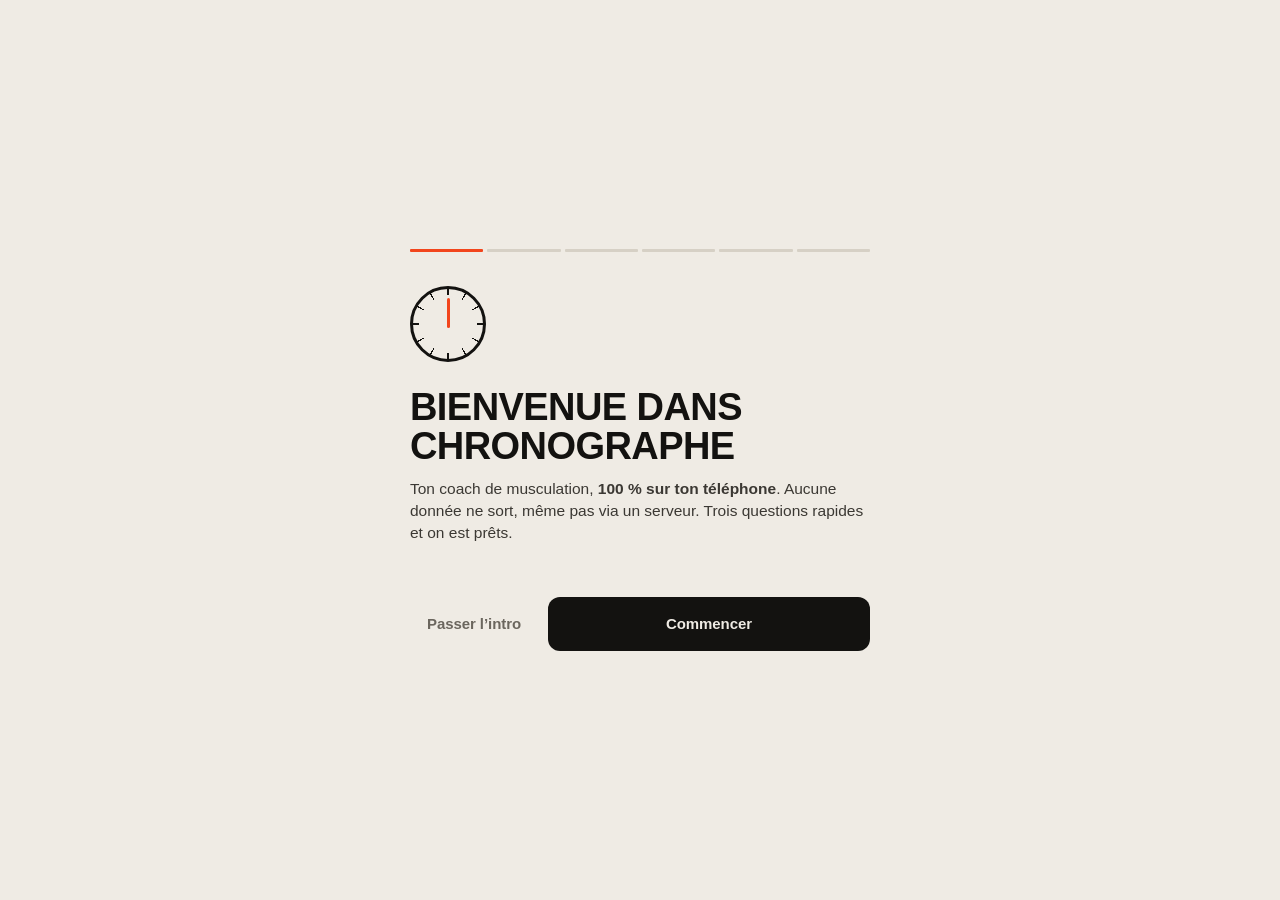
<file: index.html>
<!DOCTYPE html>
<html lang="fr">
<head>
  <meta charset="utf-8" />
  <meta name="viewport" content="width=device-width, initial-scale=1, viewport-fit=cover, maximum-scale=1" />
  <meta name="theme-color" id="theme-meta" content="#EFEBE4" />
  <meta name="apple-mobile-web-app-capable" content="yes" />
  <meta name="apple-mobile-web-app-status-bar-style" content="black-translucent" />
  <meta name="apple-mobile-web-app-title" content="Chrono" />
  <meta name="description" content="Suivi de musculation PPL, 100% local et hors-ligne." />
  <link rel="manifest" href="manifest.json" />
  <link rel="apple-touch-icon" href="icons/icon-180.png" />
  <link rel="icon" href="icons/icon-192.png" />
  <script>
    /* Thème : auto (système) ou forcé depuis Réglages. Appliqué avant le CSS pour éviter un flash. */
    window.applyTheme = function () {
      var t = null; try { t = localStorage.getItem('chrono-theme'); } catch (e) {}
      var root = document.documentElement;
      if (t === 'light' || t === 'dark') root.setAttribute('data-theme', t); else root.removeAttribute('data-theme');
      var dark = t === 'dark' || (t !== 'light' && window.matchMedia && matchMedia('(prefers-color-scheme: dark)').matches);
      var m = document.getElementById('theme-meta'); if (m) m.setAttribute('content', dark ? '#0B0B0C' : '#EFEBE4');
    };
    window.applyTheme();
    try { matchMedia('(prefers-color-scheme: dark)').addEventListener('change', window.applyTheme); } catch (e) {}
  </script>
  <link rel="stylesheet" href="css/app.css" />
  <title>Chronographe — Musculation</title>
</head>
<body>
  <div class="boot" id="boot"><div><div class="ring"></div></div></div>
  <main id="app" aria-live="polite"></main>
  <nav class="tabbar" id="tabbar" hidden></nav>

  <script src="js/data.js"></script>
  <script src="js/illustrations.js"></script>
  <script src="js/store.js"></script>
  <script src="js/logic.js"></script>
  <script src="js/ui.js"></script>
  <script src="js/app.js"></script>
</body>
</html>
</file>
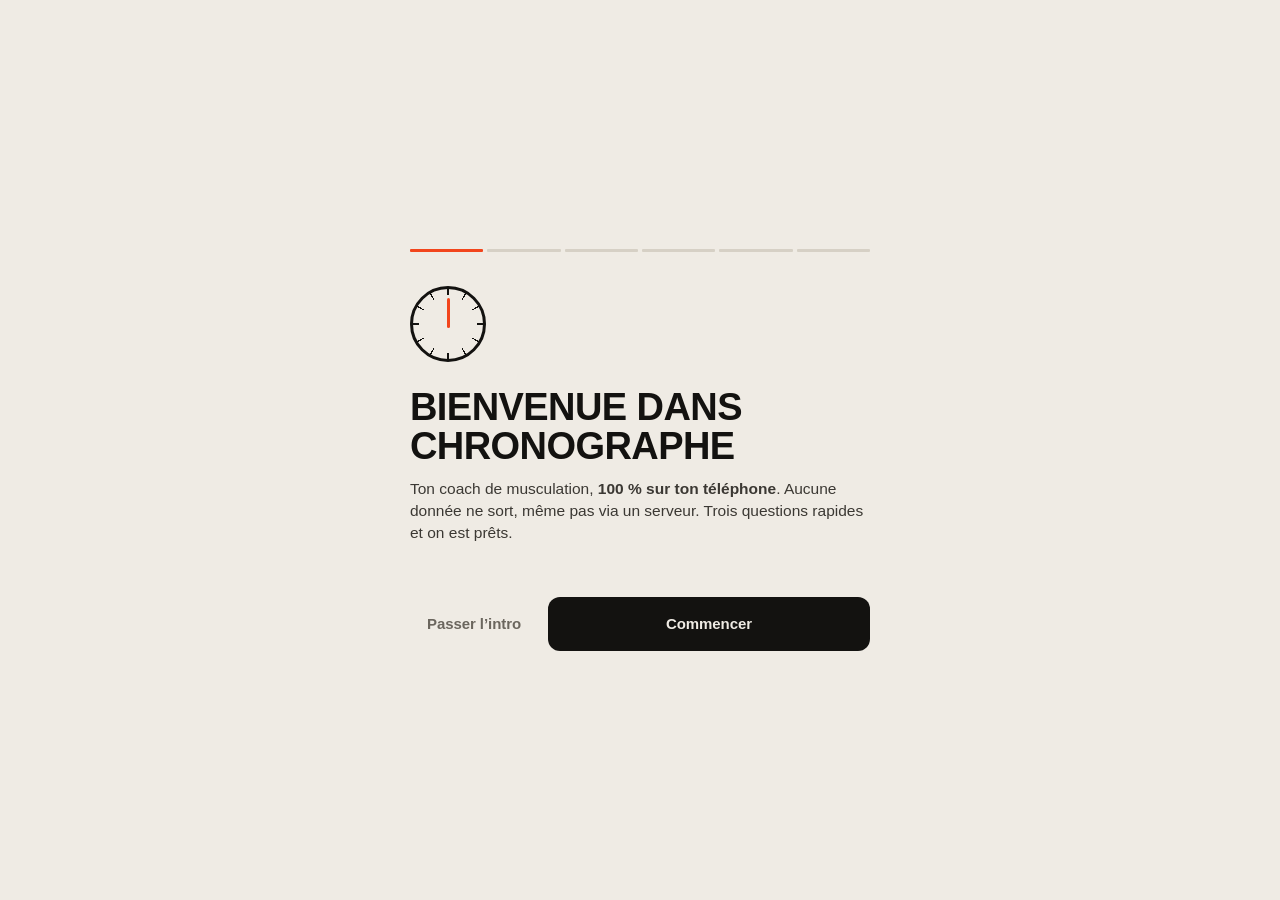
<file: reset-sw.html>
<!DOCTYPE html>
<html lang="fr">
<head>
<meta charset="utf-8">
<meta name="viewport" content="width=device-width, initial-scale=1">
<title>Chronographe — Forcer la mise à jour</title>
<link rel="icon" href="icons/icon-192.png">
<link rel="apple-touch-icon" href="icons/icon-180.png">
<style>
  body{margin:0;min-height:100vh;display:flex;align-items:center;justify-content:center;
    background:#0E1013;color:#F3F5F8;font-family:-apple-system,BlinkMacSystemFont,"Segoe UI",Roboto,system-ui,sans-serif;
    text-align:center;padding:24px;}
  .box{max-width:360px}
  .ring{width:56px;height:56px;border-radius:50%;border:5px solid rgba(255,255,255,.15);border-top-color:#6D86FF;
    margin:0 auto 20px;animation:spin 1s linear infinite}
  @keyframes spin{to{transform:rotate(360deg)}}
  h1{font-size:20px;margin:0 0 8px;letter-spacing:-.02em}
  p{color:#9aa1ad;font-size:14px;line-height:1.5;margin:6px 0}
  b{color:#C6F135}
  .ok{color:#39C88C;font-weight:700}
  a{color:#6D86FF}
</style>
</head>
<body>
  <div class="box">
    <div class="ring" id="ring"></div>
    <h1 id="title">Mise à jour en cours…</h1>
    <p id="msg">Je vide l’ancien cache et je recharge la dernière version.</p>
    <p><b>Tes données sont conservées</b> — historique, mesures et programme restent intacts.</p>
    <p id="fallback" style="display:none"><a href="./index.html">Ouvrir l’application</a></p>
  </div>
<script>
(async function(){
  const title=document.getElementById('title'), msg=document.getElementById('msg'),
        ring=document.getElementById('ring'), fb=document.getElementById('fallback');
  try{
    // 1) Désinscrire tous les service workers de ce site
    if('serviceWorker' in navigator){
      const regs=await navigator.serviceWorker.getRegistrations();
      await Promise.all(regs.map(r=>r.unregister()));
    }
    // 2) Supprimer tous les caches (PAS IndexedDB → les données restent)
    if(window.caches){
      const keys=await caches.keys();
      await Promise.all(keys.map(k=>caches.delete(k)));
    }
    title.textContent='À jour ✓';
    title.className='ok';
    msg.textContent='Cache vidé. Redémarrage de l’application…';
    ring.style.display='none';
    // 3) Recharger l’app depuis le réseau (plus aucun service worker n’intercepte)
    setTimeout(()=>{ location.replace('./index.html?fresh='+Date.now()); }, 900);
  }catch(e){
    title.textContent='Presque !';
    msg.textContent='Touche le lien ci-dessous pour ouvrir la dernière version.';
    ring.style.display='none';
    fb.style.display='block';
  }
})();
</script>
</body>
</html>
</file>
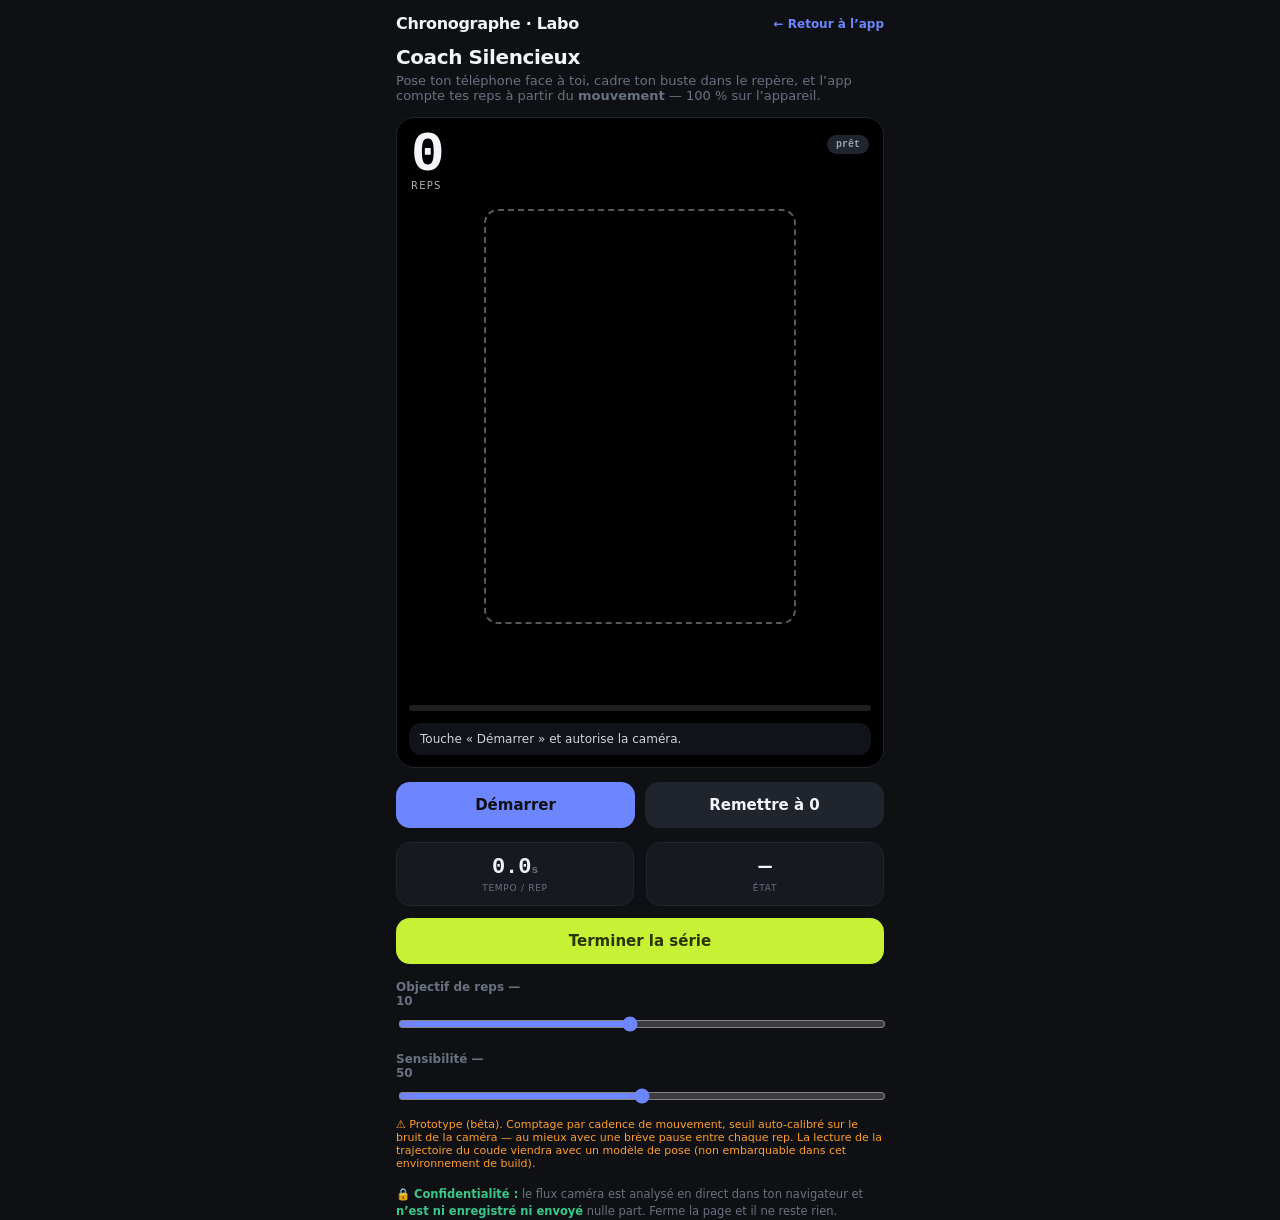
<file: proto/coach-silencieux.html>
<!DOCTYPE html>
<html lang="fr">
<head>
<meta charset="utf-8">
<meta name="viewport" content="width=device-width, initial-scale=1, viewport-fit=cover, maximum-scale=1">
<meta name="theme-color" content="#0E1013">
<title>Coach Silencieux — prototype</title>
<style>
  :root{
    --ink:#F3F5F8;--mut:#6a7180;--line:#20242c;--card:#161A20;--bg:#0E1013;
    --signal:#6D86FF;--volt:#C6F135;--amber:#FF9E2C;--good:#39C88C;
    --mono:ui-monospace,"SF Mono",Menlo,"JetBrains Mono",monospace;
    --sans:-apple-system,BlinkMacSystemFont,"Segoe UI",Roboto,system-ui,sans-serif;
  }
  *{box-sizing:border-box;}
  html,body{margin:0;height:100%;}
  body{background:var(--bg);color:var(--ink);font-family:var(--sans);
    padding:calc(env(safe-area-inset-top,0px) + 14px) 16px calc(env(safe-area-inset-bottom,0px) + 16px);
    max-width:520px;margin:0 auto;-webkit-font-smoothing:antialiased;}
  .top{display:flex;align-items:center;justify-content:space-between;margin-bottom:12px;}
  .brand{font-weight:800;letter-spacing:-.02em;}
  .pill{font-family:var(--mono);font-size:10px;font-weight:700;background:#20242c;color:#9aa1ad;padding:4px 9px;border-radius:999px;}
  .pill.live{background:color-mix(in srgb,var(--good) 20%,transparent);color:var(--good);}
  h1{font-size:20px;margin:0 0 4px;letter-spacing:-.02em;}
  .lead{color:var(--mut);font-size:13px;margin:0 0 14px;}
  .stage{position:relative;border-radius:18px;overflow:hidden;background:#000;aspect-ratio:3/4;border:1px solid var(--line);}
  video{position:absolute;inset:0;width:100%;height:100%;object-fit:cover;transform:scaleX(-1);}
  .roi{position:absolute;left:18%;top:14%;width:64%;height:64%;border:2px dashed rgba(255,255,255,.35);border-radius:14px;pointer-events:none;}
  .count{position:absolute;top:12px;left:14px;z-index:2;}
  .count .n{font-family:var(--mono);font-size:56px;font-weight:700;line-height:.9;text-shadow:0 2px 10px rgba(0,0,0,.6);}
  .count .l{font-size:10px;letter-spacing:.12em;text-transform:uppercase;color:rgba(255,255,255,.7);}
  .lp{position:absolute;top:14px;right:14px;z-index:2;}
  .cue{position:absolute;left:12px;right:12px;bottom:12px;z-index:2;background:rgba(20,24,32,.82);backdrop-filter:blur(6px);
    border-radius:12px;padding:9px 11px;font-size:12px;color:#cfd4dc;}
  .motion{position:absolute;left:12px;right:12px;bottom:56px;height:6px;border-radius:3px;background:rgba(255,255,255,.12);overflow:hidden;z-index:2;}
  .motion i{display:block;height:100%;width:0;background:var(--signal);transition:width .06s linear;}
  .msg{position:absolute;inset:0;display:flex;align-items:center;justify-content:center;text-align:center;padding:24px;color:var(--mut);font-size:14px;z-index:3;}
  .controls{display:flex;gap:10px;margin-top:14px;}
  .btn{flex:1;border:0;border-radius:14px;padding:14px;font-weight:800;font-size:15px;font-family:inherit;cursor:pointer;background:#20242c;color:var(--ink);}
  .btn.primary{background:var(--signal);color:#0E1013;}
  .btn.volt{background:var(--volt);color:#2b3400;}
  .row{display:flex;gap:12px;margin-top:14px;}
  .card{flex:1;background:var(--card);border:1px solid var(--line);border-radius:14px;padding:12px;text-align:center;}
  .card .v{font-family:var(--mono);font-weight:700;font-size:22px;}
  .card .k{font-size:9px;letter-spacing:.08em;text-transform:uppercase;color:var(--mut);margin-top:3px;}
  .field{margin-top:16px;}
  .field span{display:block;font-size:12px;font-weight:700;color:var(--mut);margin-bottom:6px;}
  input[type=range]{width:100%;accent-color:var(--signal);}
  .note{margin-top:16px;font-size:11.5px;color:var(--mut);line-height:1.5;}
  .note b{color:var(--good);}
  a.back{color:var(--signal);font-size:12px;text-decoration:none;font-weight:700;}
  .disc{font-size:11px;color:var(--amber);margin-top:10px;}
  :focus-visible{outline:3px solid var(--signal);outline-offset:2px;}
</style>
</head>
<body>
  <div class="top">
    <div class="brand">Chronographe · Labo</div>
    <a class="back" href="../index.html">← Retour à l’app</a>
  </div>
  <h1>Coach Silencieux</h1>
  <p class="lead">Pose ton téléphone face à toi, cadre ton buste dans le repère, et l’app compte tes reps à partir du <b>mouvement</b> — 100 % sur l’appareil.</p>

  <div class="stage" id="stage">
    <video id="video" playsinline muted></video>
    <div class="roi"></div>
    <div class="count"><div class="n" id="reps">0</div><div class="l">reps</div></div>
    <div class="lp"><span class="pill" id="pill">prêt</span></div>
    <div class="motion"><i id="motionbar"></i></div>
    <div class="cue" id="cue">Touche « Démarrer » et autorise la caméra.</div>
    <div class="msg" id="msg" hidden></div>
  </div>

  <div class="controls">
    <button class="btn primary" id="toggle">Démarrer</button>
    <button class="btn" id="reset">Remettre à 0</button>
  </div>

  <div class="row">
    <div class="card"><div class="v" id="tempo">0.0<span style="font-size:11px;color:var(--mut)">s</span></div><div class="k">Tempo / rep</div></div>
    <div class="card"><div class="v" id="active">—</div><div class="k">État</div></div>
  </div>

  <div class="controls" style="margin-top:12px">
    <button class="btn volt" id="endset">Terminer la série</button>
  </div>

  <div class="field">
    <span>Objectif de reps — <span id="tgtval">10</span></span>
    <input type="range" id="tgt" min="1" max="20" value="10">
  </div>
  <div class="field">
    <span>Sensibilité — <span id="sensval">50</span></span>
    <input type="range" id="sens" min="5" max="95" value="50">
  </div>

  <div id="sets" hidden>
    <div style="font-size:11px;font-weight:800;letter-spacing:.12em;text-transform:uppercase;color:var(--mut);margin:14px 0 8px">Séries de la session</div>
    <div id="setlist"></div>
  </div>

  <p class="disc">⚠︎ Prototype (bêta). Comptage par cadence de mouvement, seuil auto-calibré sur le bruit de la caméra — au mieux avec une brève pause entre chaque rep. La lecture de la trajectoire du coude viendra avec un modèle de pose (non embarquable dans cet environnement de build).</p>
  <p class="note"><b>🔒 Confidentialité :</b> le flux caméra est analysé en direct dans ton navigateur et <b>n’est ni enregistré ni envoyé</b> nulle part. Ferme la page et il ne reste rien.</p>

<script>
(function(){
  const $ = id => document.getElementById(id);
  const video=$('video'), pill=$('pill'), cue=$('cue'), msg=$('msg'),
        repsEl=$('reps'), bar=$('motionbar'), tempoEl=$('tempo'), activeEl=$('active'),
        sens=$('sens'), sensval=$('sensval'), toggle=$('toggle'), resetBtn=$('reset'),
        tgt=$('tgt'), tgtval=$('tgtval'), endset=$('endset'), setsBox=$('sets'), setlist=$('setlist');

  let stream=null, running=false, raf=null;
  const proc=document.createElement('canvas'); proc.width=96; proc.height=128;
  const pctx=proc.getContext('2d',{willReadFrequently:true});
  let prev=null, ema=0, floor=0, reps=0, tempoSum=0, phase='still',
      lastRepAt=0, phaseStart=0, calibUntil=0, doneSets=[];

  const showMsg=t=>{ msg.hidden=false; msg.textContent=t; };
  const hideMsg=()=>{ msg.hidden=true; };
  const setTempo=v=>{ tempoEl.innerHTML=v.toFixed(1)+'<span style="font-size:11px;color:var(--mut)">s</span>'; };

  async function start(){
    try{
      stream=await navigator.mediaDevices.getUserMedia({video:{facingMode:'environment',width:{ideal:640}},audio:false});
      video.srcObject=stream; await video.play();
      running=true; hideMsg(); pill.textContent='calibration…'; pill.classList.add('live');
      cue.textContent='Reste immobile un instant, je calibre le bruit de la caméra…';
      toggle.textContent='Pause'; prev=null; floor=0; ema=0; calibUntil=performance.now()+1300;
      loop();
    }catch(e){
      showMsg('Caméra indisponible ou refusée. Autorise l’accès caméra dans ton navigateur, puis réessaie. ('+(e && e.name || e)+')');
    }
  }
  function stop(){
    running=false; if(raf) cancelAnimationFrame(raf);
    if(stream){ stream.getTracks().forEach(t=>t.stop()); stream=null; }
    pill.textContent='en pause'; pill.classList.remove('live'); toggle.textContent='Reprendre';
    activeEl.textContent='—'; bar.style.width='0%'; phase='still';
  }

  function addRep(now){
    reps++; const tmp=(now-phaseStart)/1000; tempoSum+=tmp;
    repsEl.textContent=reps; setTempo(tmp); pill.textContent=reps+' reps';
    const target=+tgt.value;
    if(reps===target){ if(navigator.vibrate) navigator.vibrate([60,40,120]); pill.textContent='objectif ✓'; document.getElementById('stage').style.outline='3px solid var(--volt)'; setTimeout(()=>document.getElementById('stage').style.outline='',500); }
    else if(navigator.vibrate) navigator.vibrate(20);
  }

  function loop(){
    if(!running) return;
    raf=requestAnimationFrame(loop);
    if(video.readyState<2) return;
    pctx.drawImage(video,0,0,proc.width,proc.height);
    const img=pctx.getImageData(0,0,proc.width,proc.height).data;
    const x0=proc.width*0.18|0, x1=proc.width*0.82|0, y0=proc.height*0.14|0, y1=proc.height*0.78|0;
    let sum=0, count=0;
    const gray=new Float32Array(proc.width*proc.height);
    for(let y=y0;y<y1;y++) for(let x=x0;x<x1;x++){
      const i=(y*proc.width+x)*4;
      const g=(img[i]*0.3+img[i+1]*0.59+img[i+2]*0.11);
      gray[y*proc.width+x]=g;
      if(prev){ sum+=Math.abs(g-prev[y*proc.width+x]); count++; }
    }
    prev=gray;
    if(!count) return;
    const motion=sum/count/255;
    ema=ema*0.6+motion*0.4;

    // Plancher de bruit adaptatif : descend vite, remonte lentement.
    if(floor===0) floor=ema;
    floor = ema<floor ? ema : floor + (ema-floor)*0.01;

    const now=performance.now();
    if(now<calibUntil){ activeEl.textContent='calibration'; bar.style.width='0%'; return; }
    if(pill.textContent==='calibration…'){ pill.textContent=reps+' reps'; cue.textContent='Cadre ton buste dans le repère et fais tes reps.'; }

    // Marge au-dessus du plancher, pilotée par la sensibilité (sensible => marge faible).
    const s=+sens.value/100;
    const margin=0.018*(1.25-s)+0.004;
    const hi=floor+margin, lo=floor+margin*0.4;
    bar.style.width=(Math.min(1,(ema-floor)/(margin*2))*100).toFixed(0)+'%';

    if(phase==='still' && ema>hi){
      phase='moving'; phaseStart=now; activeEl.textContent='mouvement';
    } else if(phase==='moving' && ema<lo){
      phase='still'; activeEl.textContent='repos';
      // rep valide : salve d'au moins 120 ms, espacée d'au moins 300 ms de la précédente.
      if(now-phaseStart>120 && now-lastRepAt>300){ lastRepAt=now; addRep(now); }
    }
  }

  function endSet(){
    if(reps>0){
      const avg=reps?tempoSum/reps:0;
      doneSets.push({reps,avg});
      setsBox.hidden=false;
      setlist.innerHTML=doneSets.map((s,i)=>`<div class="card" style="text-align:left;display:flex;justify-content:space-between;align-items:center;margin-bottom:8px"><span style="font-weight:800">Série ${i+1}</span><span class="v" style="font-size:16px">${s.reps} reps</span><span class="k" style="margin:0">tempo ${s.avg.toFixed(1)}s</span></div>`).join('');
    }
    reps=0; tempoSum=0; phase='still'; repsEl.textContent='0'; setTempo(0); pill.textContent=running?'0 reps':'prêt';
  }

  toggle.addEventListener('click',()=>{ running?stop():start(); });
  resetBtn.addEventListener('click',()=>{ reps=0; tempoSum=0; repsEl.textContent='0'; setTempo(0); pill.textContent=running?'0 reps':'prêt'; });
  endset.addEventListener('click',endSet);
  sens.addEventListener('input',()=>{ sensval.textContent=sens.value; });
  tgt.addEventListener('input',()=>{ tgtval.textContent=tgt.value; });
  window.addEventListener('pagehide',stop);

  if(!navigator.mediaDevices||!navigator.mediaDevices.getUserMedia){
    showMsg('Ce navigateur ne donne pas accès à la caméra. Essaie Safari (iOS) ou Chrome, en HTTPS.');
    toggle.disabled=true;
  }
})();
</script>
</body>
</html>
</file>
<file: css/app.css>
/* ============================================================
   Chronographe — « Cadran » (voir DESIGN.md)
   Instrument monochrome : os & graphite, graduations, chiffres mono.
   UNE couleur vive : le vermillon de l'aiguille (ce qui est vivant / en cours).
   Volt = PR uniquement. Ambre = avertissement.
   ============================================================ */
:root {
  /* surfaces & encres — thème clair « papier » */
  --paper: #EFEBE4;
  --card:  #FAF8F4;
  --sunk:  #E6E1D8;          /* champs, puits */
  --ink:   #131210;
  --ink-2: #3B3833;
  --muted: #6B665E;
  --line:  #D6D0C5;
  --line-2:#BFB8AB;

  /* cadran : panneau toujours sombre (hero, chrono, boot) */
  --face: #111110;
  --face-2: #1C1B1A;
  --face-ink: #F1EDE6;
  --face-muted: rgba(241,237,230,.58);
  --face-line: rgba(241,237,230,.14);

  /* l'aiguille */
  --signal: #F2451C;
  --signal-ink: #B8300C;     /* variante texte (AA sur papier) */
  --on-signal: #160905;
  /* rareté */
  --volt: #C8F031; --volt-ink: #3A4900;
  --amber: #E9A21A; --amber-ink: #7A4D00;
  --danger: #C4261A;
  --good: var(--signal);

  /* alias hérités (utilisés par ui.js) */
  --steel: #57524B;
  --accent-steel: var(--ink-2);

  --r-lg: 18px; --r-md: 12px; --r-sm: 8px;
  --shadow: 0 1px 0 rgba(19,18,16,.04);
  --shadow-lg: 0 18px 50px -18px rgba(19,18,16,.45);

  --sans: -apple-system, BlinkMacSystemFont, "Segoe UI", Roboto, Helvetica, Arial, system-ui, sans-serif;
  --mono: ui-monospace, "SF Mono", "SFMono-Regular", Menlo, "JetBrains Mono", "Roboto Mono", monospace;

  /* mouvement */
  --dur-1: 120ms; --dur-2: 200ms; --dur-3: 320ms; --dur-4: 520ms;
  --ease-out: cubic-bezier(.2,.8,.2,1);
  --ease-in: cubic-bezier(.5,0,.9,.4);
  --ease-in-out: cubic-bezier(.6,0,.2,1);
  --ease-spring: cubic-bezier(.3,1.35,.5,1);

  --safe-b: env(safe-area-inset-bottom, 0px);
  --safe-t: env(safe-area-inset-top, 0px);
  color-scheme: light;
}
@supports (animation-timing-function: linear(0, 1)) {
  :root { --ease-spring: linear(0, .009, .035 2.1%, .141 4.4%, .723 12.9%, .938 16.7%, 1.017, 1.077, 1.121, 1.149 24.3%, 1.159, 1.163, 1.161, 1.154 29.9%, 1.129 32.8%, 1.051 39.6%, 1.017 43.1%, .991, .977 51%, .974 53.8%, .975 57.1%, .997 69.8%, 1.003 76.9%, 1); }
}
/* thème sombre « cadran de nuit » : auto (système) ou forcé */
@media (prefers-color-scheme: dark) {
  :root:not([data-theme="light"]) {
    --paper:#0B0B0C; --card:#151514; --sunk:#1E1D1C; --ink:#F1EDE6; --ink-2:#CBC6BC; --muted:#928D83;
    --line:#2B2A27; --line-2:#3F3D39; --face:#1A1918; --face-2:#242321;
    --signal:#FF5A2E; --signal-ink:#FF8B68; --volt-ink:#C8F031; --amber:#F5B642; --amber-ink:#F5B642; --danger:#FF7466;
    --steel:#8A857C; --shadow:none; --shadow-lg:0 18px 50px -18px rgba(0,0,0,.8);
    color-scheme: dark;
  }
}
:root[data-theme="dark"] {
  --paper:#0B0B0C; --card:#151514; --sunk:#1E1D1C; --ink:#F1EDE6; --ink-2:#CBC6BC; --muted:#928D83;
  --line:#2B2A27; --line-2:#3F3D39; --face:#1A1918; --face-2:#242321;
  --signal:#FF5A2E; --signal-ink:#FF8B68; --volt-ink:#C8F031; --amber:#F5B642; --amber-ink:#F5B642; --danger:#FF7466;
  --steel:#8A857C; --shadow:none; --shadow-lg:0 18px 50px -18px rgba(0,0,0,.8);
  color-scheme: dark;
}

* { box-sizing: border-box; -webkit-tap-highlight-color: transparent; }
html, body { margin: 0; padding: 0; }
body {
  font-family: var(--sans); font-size: 15px; line-height: 1.45;
  background: var(--paper); color: var(--ink);
  -webkit-font-smoothing: antialiased; overscroll-behavior-y: contain;
  -webkit-text-size-adjust: 100%;
}
.num { font-family: var(--mono); font-variant-numeric: tabular-nums; letter-spacing: -.02em; }
h1, h2, h3 { margin: 0; font-weight: 900; letter-spacing: -.015em; line-height: 1.02; text-transform: uppercase; font-stretch: 80%; text-wrap: balance; }
h1 { font-size: 34px; }
h2 { font-size: 24px; }
p { text-wrap: pretty; }
button { font-family: inherit; cursor: pointer; color: inherit; touch-action: manipulation; }
:focus-visible { outline: 2px solid var(--signal); outline-offset: 2px; border-radius: 4px; }
::selection { background: var(--signal); color: var(--on-signal); }

/* ---------- utilitaires (ex-styles inline de ui.js) ---------- */
.mt2{margin-top:2px}.mt3{margin-top:3px}.mt4{margin-top:4px}.mt6{margin-top:6px}.mt8{margin-top:8px}.mt10{margin-top:10px}
.mt12{margin-top:12px}.mt14{margin-top:14px}.mt16{margin-top:16px}.mt18{margin-top:18px}.mt22{margin-top:22px}
.mb4{margin-bottom:4px}.mb6{margin-bottom:6px}.mb8{margin-bottom:8px}.mb12{margin-bottom:12px}.mb14{margin-bottom:14px}
.grow{flex:1}.grow0{flex:1;min-width:0}.noshrink{flex:0 0 auto}
.fs10{font-size:10px}.fs11{font-size:11px}.fs12{font-size:12px}.fs13{font-size:13px}.fs14{font-size:14px}.fs15{font-size:15px}
.fw7{font-weight:700}.w-auto{width:auto}.pad12{padding:12px}.pad14{padding:14px}.gap4{gap:4px}.gap6{gap:6px}.gap8{gap:8px}
.wrap{display:flex;gap:6px;flex-wrap:wrap}.center{text-align:center}
.lead{font-size:13.5px;margin:6px 0 14px;color:var(--muted)}
.fine{font-size:12px;margin:0}
.foot{font-size:12px;margin-top:14px;padding:0 2px}
.page-title{margin-bottom:14px}
.h-sec{margin:28px 0 10px;font-size:13px;font-family:var(--mono);font-weight:700;letter-spacing:.12em;font-stretch:normal;color:var(--muted);
  display:flex;align-items:center;gap:10px}
.h-sec::after{content:"";flex:1;height:7px;opacity:.5;
  background:repeating-linear-gradient(90deg,var(--line-2) 0 1px,transparent 1px 6px)}
.on-face{color:var(--face-muted)}

/* ---------- shell / navigation ---------- */
/* masque de la zone d'encoche : rien ne défile sous l'heure du téléphone */
body::before { content: ""; position: fixed; top: 0; left: 0; right: 0; height: var(--safe-t); background: var(--paper); z-index: 30; }
#app { max-width: 560px; margin: 0 auto; padding: calc(var(--safe-t) + 8px) 16px calc(96px + var(--safe-b)); overflow-x: clip; }
.topbar { display: flex; align-items: center; justify-content: space-between; padding: 8px 0 16px; }
.brand { display: flex; align-items: center; gap: 9px; font-family: var(--mono); font-size: 11px; font-weight: 700; letter-spacing: .2em; text-transform: uppercase; }
.brand .mark { width: 18px; height: 18px; border-radius: 50%; border: 2px solid var(--ink); position: relative; flex: 0 0 auto; }
.brand .mark::before { content: ""; position: absolute; left: 50%; top: 50%; width: 2px; height: 8px; margin: -7px 0 0 -1px; background: var(--signal);
  transform-origin: 50% 7px; transform: rotate(48deg); border-radius: 1px; }
.brand small { display: none; }
.topbar .date { font-family: var(--mono); font-size: 11px; font-weight: 700; letter-spacing: .12em; text-transform: uppercase; color: var(--muted);
  border: 1px solid var(--line-2); border-radius: 4px; padding: 3px 7px; }

.tabbar {
  position: fixed; left: 0; right: 0; bottom: 0; z-index: 40;
  display: flex; padding: 0 6px var(--safe-b);
  background: color-mix(in srgb, var(--paper) 86%, transparent);
  backdrop-filter: blur(18px) saturate(1.2); -webkit-backdrop-filter: blur(18px) saturate(1.2);
  border-top: 1px solid var(--line);
}
.tabbar::before { /* index glissant : l'aiguille de la barre */
  content: ""; position: absolute; top: -1px; left: 6px; width: calc((100% - 12px) / 5); height: 2px;
  background: linear-gradient(90deg, transparent 28%, var(--signal) 28% 72%, transparent 72%);
  transform: translateX(calc(var(--tab-i, 0) * 100%)); transition: transform var(--dur-3) var(--ease-spring); opacity: var(--tab-on, 1);
}
.tabbar button {
  flex: 1; min-width: 0; border: 0; background: none; color: var(--muted); min-height: 58px;
  display: flex; flex-direction: column; align-items: center; justify-content: center; gap: 5px;
  font-family: var(--mono); font-size: 9px; font-weight: 700; letter-spacing: .08em; text-transform: uppercase; padding: 8px 0 6px;
  transition: color var(--dur-2) ease;
}
.tabbar button .ic { width: 22px; height: 22px; display: grid; place-items: center; transition: transform var(--dur-3) var(--ease-spring); }
.tabbar button[aria-current="page"] { color: var(--ink); }
.tabbar button[aria-current="page"] .ic { transform: translateY(-2px) scale(1.08); }
.tabbar button:active .ic { transform: scale(.86); }

/* ---------- primitives ---------- */
.card { background: var(--card); border: 1px solid var(--line); border-radius: var(--r-lg); box-shadow: var(--shadow); overflow: hidden; }
.pad { padding: 16px; }
.stack > * + * { margin-top: 12px; }
.row { display: flex; align-items: center; gap: 10px; }
.between { display: flex; align-items: center; justify-content: space-between; gap: 10px; }
.muted { color: var(--muted); }
.eyebrow { font-family: var(--mono); font-size: 10.5px; font-weight: 700; letter-spacing: .16em; text-transform: uppercase; color: var(--muted); }
.divider { height: 1px; background: var(--line); border: 0; margin: 14px 0; }

.chip { display: inline-flex; align-items: center; gap: 6px; padding: 4px 9px; border-radius: 4px;
  font-family: var(--mono); font-size: 11px; font-weight: 700; letter-spacing: .04em; text-transform: uppercase;
  background: transparent; color: var(--ink-2); border: 1px solid var(--line-2); white-space: nowrap; }
.chip.ok { color: var(--ink); border-color: var(--ink-2); }
.chip.ok::before { content: ""; width: 6px; height: 6px; border-radius: 50%; background: var(--signal); }
.chip.warn { background: color-mix(in srgb, var(--amber) 22%, transparent); color: var(--amber-ink); border-color: transparent; }
.chip.pr { background: var(--volt); color: #2A3500; border-color: transparent; }
.chip.ghost { border-color: var(--line); color: var(--muted); text-transform: none; letter-spacing: 0; }

/* boutons : press = l'objet s'enfonce (scale + assombrissement), partout pareil */
.btn { border-radius: var(--r-md); padding: 13px 16px; min-height: 48px; font-weight: 700; font-size: 15px; letter-spacing: -.005em;
  background: var(--card); color: var(--ink); border: 1px solid var(--line-2);
  transition: transform var(--dur-1) var(--ease-out), filter var(--dur-1) ease, background-color var(--dur-2) ease; }
.btn:active, .mv:active, .sheet-close:active, .set-check:active, .sidx:active, .onb-pick:active, .day-chip:active,
.mini:active, .prog-row:active, .seg-btn:active { transform: scale(.97); filter: brightness(.94); }
.btn.primary { background: var(--ink); color: var(--paper); border-color: transparent; font-weight: 800; }
.btn.primary.block { min-height: 56px; font-size: 16px; text-transform: uppercase; letter-spacing: .04em; font-stretch: 88%; }
.btn.steel { background: color-mix(in srgb, var(--ink) 11%, transparent); border-color: transparent; }
.btn.block { width: 100%; display: flex; align-items: center; justify-content: center; gap: 8px; }
.btn.sm { padding: 8px 12px; min-height: 36px; font-size: 13px; border-radius: var(--r-sm); position: relative; }
.btn.sm::after { content: ""; position: absolute; inset: -5px; }   /* cible tactile ≥ 44px */
.btn.ghost { background: transparent; }
.btn.danger { color: var(--danger); border-color: color-mix(in srgb, var(--danger) 45%, var(--line)); background: transparent; }
.btn:disabled { opacity: .38; }

input, select, textarea { font-family: inherit; font-size: 16px; color: var(--ink); background: var(--sunk);
  border: 1px solid transparent; border-radius: var(--r-sm); padding: 12px; width: 100%; min-height: 48px; outline: 0;
  transition: border-color var(--dur-2) ease, background-color var(--dur-2) ease; }
input:focus, select:focus, textarea:focus { border-color: var(--ink); background: var(--card); }
input::placeholder, textarea::placeholder { color: color-mix(in srgb, var(--muted) 70%, transparent); }
input.num { font-family: var(--mono); font-weight: 600; }
input[type="checkbox"] { width: 22px; height: 22px; min-height: 0; padding: 0; flex: 0 0 auto; accent-color: var(--signal); }
input[type="range"] { padding: 0; min-height: 44px; background: transparent; accent-color: var(--signal); }
label.field { display: block; }
label.field > span { display: block; font-family: var(--mono); font-size: 10.5px; font-weight: 700; letter-spacing: .08em; text-transform: uppercase; color: var(--muted); margin: 0 0 6px 1px; }

/* ---------- HERO : le cadran du jour ---------- */
.hero { background: var(--face); color: var(--face-ink); border-radius: var(--r-lg); padding: 20px 18px 18px; position: relative; overflow: hidden;
  border: 1px solid var(--face-line); isolation: isolate; }
.hero::before { /* règle graduée */
  content: ""; position: absolute; left: 18px; right: 18px; bottom: 86px; height: 9px; opacity: .5; z-index: -1; display: none; }
.hero .eyebrow { color: var(--face-muted); }
.hero .session-name { font-size: clamp(46px, 15.5vw, 68px); line-height: .88; font-weight: 900; margin: 12px 0 8px; text-transform: uppercase;
  font-stretch: 75%; letter-spacing: -.02em; max-width: 78%; overflow-wrap: anywhere; }
.hero .focus { color: var(--face-muted); font-weight: 600; font-size: 14px; max-width: 80%; }
.hero .readout { font-family: var(--mono); font-variant-numeric: tabular-nums; margin-top: 18px; display: grid; grid-template-columns: repeat(3, 1fr);
  border-top: 1px solid var(--face-line); border-bottom: 1px solid var(--face-line); font-size: 10px; letter-spacing: .1em; text-transform: uppercase; color: var(--face-muted); }
.hero .readout span { padding: 10px 0 9px 10px; border-left: 1px solid var(--face-line); display: flex; flex-direction: column; gap: 2px; }
.hero .readout span:first-child { border-left: 0; padding-left: 0; }
.hero .readout b { font-size: 26px; font-weight: 700; letter-spacing: -.03em; color: var(--face-ink); line-height: 1; }
.hero .status { display: flex; gap: 6px; flex-wrap: wrap; margin-top: 14px; }
.hero .status .chip { color: var(--face-ink); border-color: var(--face-line); }
.hero .status .chip.warn { background: var(--amber); color: #2A1900; border-color: transparent; }
.hero .cta { margin-top: 16px; }
.hero .btn.primary { background: var(--face-ink); color: #111110; }
.hero .btn.primary::after { content: ""; width: 9px; height: 9px; border-radius: 50%; background: var(--signal); margin-left: 4px; }

/* cadran vivant (coin du hero) */
.hero-dial { position: absolute; right: -54px; top: -54px; width: 210px; height: 210px; z-index: -1; color: var(--face-ink); pointer-events: none; }
.hero-dial .tk { stroke: currentColor; stroke-width: 1.4; opacity: .28; }
.hero-dial .tk.maj { stroke-width: 2.6; opacity: .6; }
.hero-dial .hand { stroke: var(--signal); stroke-width: 2.6; stroke-linecap: round; transform-origin: 100px 100px; animation: sweep 60s linear infinite; }
.hero-dial .cap { fill: var(--signal); }
@keyframes sweep { to { transform: rotate(360deg); } }

/* semaine en cours */
.week { margin-top: 14px; display: flex; align-items: center; gap: 10px; font-family: var(--mono); font-size: 10px; letter-spacing: .1em; text-transform: uppercase; color: var(--face-muted); }
.week .segs { flex: 1; display: flex; gap: 3px; }
.week .segs i { flex: 1; height: 6px; border-radius: 1px; background: var(--face-line); }
.week .segs i.on { background: var(--signal); }
.week b { color: var(--face-ink); font-weight: 700; }

/* à suivre */
.upnext { display: flex; gap: 8px; overflow-x: auto; padding: 2px 16px; margin: 0 -16px; scrollbar-width: none; scroll-snap-type: x proximity; }
.upnext::-webkit-scrollbar { display: none; }
.upnext .mini { flex: 0 0 auto; min-width: 128px; background: var(--card); border: 1px solid var(--line); border-radius: var(--r-md); padding: 12px 14px; cursor: pointer;
  scroll-snap-align: start; transition: transform var(--dur-1) var(--ease-out), filter var(--dur-1) ease; }
.upnext .mini .k { font-family: var(--mono); font-size: 10px; font-weight: 700; letter-spacing: .14em; color: var(--muted); }
.upnext .mini .n { font-weight: 900; font-size: 19px; text-transform: uppercase; font-stretch: 80%; letter-spacing: -.01em; margin-top: 4px; line-height: 1; }

/* ---------- SÉANCE ---------- */
.ex-list { list-style: none; padding: 0; margin: 0; }
.ex-card { position: relative; border-radius: var(--r-lg); background: var(--card); border: 1px solid var(--line); padding: 16px 14px 14px; margin-bottom: 12px;
  transition: border-color var(--dur-3) ease; }
.ex-card .ord { position: absolute; top: 0; left: 0; min-width: 30px; height: 22px; padding: 0 7px; border-radius: var(--r-lg) 0 var(--r-sm) 0;
  background: var(--ink); color: var(--paper); display: grid; place-items: center; font-family: var(--mono); font-weight: 700; font-size: 11px; }
.ex-card.done { border-color: var(--line-2); }
.ex-card.done .ord { background: var(--signal); color: var(--on-signal); }
.ex-head { display: flex; gap: 12px; align-items: flex-start; margin-top: 10px; }
.illustration { width: 54px; height: 54px; flex: 0 0 54px; background: var(--sunk); border-radius: var(--r-sm); padding: 4px; }
.illustration .ill-body { fill: none; stroke: var(--ink); stroke-width: 3; stroke-linecap: round; stroke-linejoin: round; }
.illustration circle.ill-body { fill: var(--ink); stroke: none; }
.illustration .ill-floor { stroke: var(--line-2); stroke-width: 2; stroke-linecap: round; stroke-dasharray: 1 6; }
.illustration .ill-load { stroke: var(--muted); stroke-width: 3.4; stroke-linecap: round; }
.illustration .ill-load-dot { fill: var(--muted); }
.illustration .ill-move { stroke: var(--signal); stroke-width: 3.2; stroke-linecap: round; stroke-linejoin: round; }
.ex-title { font-weight: 800; letter-spacing: -.015em; line-height: 1.2; }
.ex-card .ex-title { font-size: 17px; }
.ex-meta { font-size: 12px; color: var(--muted); margin-top: 2px; }
.ex-target { font-family: var(--mono); font-size: 12px; color: var(--ink-2); font-weight: 700; margin-top: 4px; letter-spacing: .02em; }
.ex-note-line { font-size: 12.5px; color: var(--ink-2); margin-top: 6px; border-left: 2px solid var(--amber); padding: 2px 0 2px 8px; }

/* compteur de séries de la carte */
.pips { display: flex; align-items: center; gap: 3px; margin-top: 12px; }
.pips i { flex: 1; max-width: 34px; height: 5px; border-radius: 1px; background: var(--line); }
.pips i.on { background: var(--signal); }
.pips .cnt { margin-left: auto; font-family: var(--mono); font-size: 11px; font-weight: 700; color: var(--muted); letter-spacing: .04em; }

/* lignes de séries : gros, mono, pouce */
.set-row { display: grid; grid-template-columns: 40px 1fr 1fr .8fr 54px; gap: 6px; align-items: center; margin-top: 8px; position: relative; }
.set-row .colhead { font-family: var(--mono); font-size: 9.5px; text-transform: uppercase; letter-spacing: .14em; color: var(--muted); text-align: center; font-weight: 700; }
.set-row input { padding: 0 4px; height: 52px; text-align: center; font-size: 21px; font-weight: 700; letter-spacing: -.03em; }
.set-row input[data-f="rir"] { font-size: 17px; color: var(--ink-2); }
.set-row input::placeholder { font-weight: 500; }
.set-check { width: 54px; height: 52px; border-radius: var(--r-sm); border: 1.5px solid var(--line-2); background: transparent;
  display: grid; place-items: center; color: var(--muted); font-size: 20px; font-weight: 800; line-height: 1;
  transition: transform var(--dur-1) var(--ease-out), filter var(--dur-1) ease; }
.set-check:not(.on) { color: var(--line-2); }
.set-check.on { background: var(--signal); border-color: transparent; color: var(--on-signal); }
/* série validée = verrouillée : les champs deviennent une gravure */
.set-row.logged input { background: transparent; border-color: transparent; border-bottom: 1px solid var(--line); border-radius: 0; }
.set-row .sidx { appearance: none; -webkit-appearance: none; border: 1px solid var(--line-2); background: transparent;
  border-radius: var(--r-sm); height: 52px; padding: 0; font-family: var(--mono); font-weight: 700; font-size: 13px; color: var(--ink); text-align: center;
  transition: transform var(--dur-1) var(--ease-out), filter var(--dur-1) ease; }
.set-row .sidx.type-warm { border-style: dashed; color: var(--muted); }
.set-row .sidx.type-drop { background: color-mix(in srgb, var(--ink) 12%, transparent); border-color: transparent; }
.set-row .sidx.type-fail { background: color-mix(in srgb, var(--amber) 28%, transparent); color: var(--amber-ink); border-color: transparent; }
.set-row .sidx.type-amrap { background: var(--ink); color: var(--paper); border-color: transparent; }
.set-row.is-warm input { opacity: .6; }
.type-hint { font-size: 11.5px; color: var(--muted); margin-top: 10px; line-height: 1.4; }

.delta { font-family: var(--mono); font-size: 12px; font-weight: 700; margin-top: 10px; display: inline-flex; gap: 6px; align-items: center; letter-spacing: -.01em; }
.delta.up { color: var(--signal-ink); } .delta.down { color: var(--amber-ink); } .delta.flat { color: var(--muted); }

.suggestion { margin-top: 10px; font-size: 13px; padding: 9px 0 9px 11px; border-left: 2px solid var(--signal); color: var(--ink); font-weight: 600;
  background: linear-gradient(90deg, color-mix(in srgb, var(--signal) 9%, transparent), transparent 70%); }
.suggestion.warn { border-left-color: var(--amber); background: linear-gradient(90deg, color-mix(in srgb, var(--amber) 16%, transparent), transparent 70%); }

.ex-actions { display: flex; gap: 6px; margin-top: 14px; padding-top: 12px; border-top: 1px dashed var(--line-2); flex-wrap: wrap; }
.ex-actions .btn.sm { min-height: 40px; }
.avoid-flag { color: var(--danger); font-family: var(--mono); font-weight: 700; font-size: 10px; letter-spacing: .08em; text-transform: uppercase; white-space: nowrap; }

.mv { width: 36px; height: 36px; border-radius: var(--r-sm); border: 1px solid var(--line); background: transparent;
  color: var(--ink-2); font-size: 10px; font-weight: 800; line-height: 1; position: relative;
  transition: transform var(--dur-1) var(--ease-out), filter var(--dur-1) ease; }
.mv::after { content: ""; position: absolute; inset: -4px 0; }
.mv:disabled { opacity: .25; }

.session-head h1 { font-size: 40px; }
.sess-gauge { display: flex; align-items: center; gap: 10px; margin: -4px 0 14px; position: sticky; top: var(--safe-t); z-index: 6; padding: 8px 16px; margin-inline: -16px;
  background: color-mix(in srgb, var(--paper) 88%, transparent); backdrop-filter: blur(14px); -webkit-backdrop-filter: blur(14px); border-bottom: 1px solid var(--line); }
.sess-gauge .el { font-size: 20px; font-weight: 700; letter-spacing: -.04em; min-width: 62px; }
.sess-gauge .bar { flex: 1; height: 6px; border-radius: 1px; background: var(--line); overflow: hidden; }
.sess-gauge .bar i { display: block; height: 100%; background: var(--signal); transform-origin: left; transform: scaleX(0); transition: transform var(--dur-4) var(--ease-out); }
.sess-gauge .cnt { font-size: 11px; font-weight: 700; color: var(--muted); letter-spacing: .02em; white-space: nowrap; }
.finish-bar { position: sticky; bottom: calc(70px + var(--safe-b)); z-index: 5; margin-top: 16px; box-shadow: 0 10px 30px -10px rgba(0,0,0,.5); }

/* ---------- CHRONO DE REPOS (signature) ---------- */
.timer-sheet { position: fixed; inset: 0; z-index: 60; background: #0B0B0C; color: #F1EDE6;
  display: flex; flex-direction: column; align-items: center; justify-content: center; gap: 18px;
  padding: calc(var(--safe-t) + 20px) 20px calc(var(--safe-b) + 20px);
  animation: timerIn var(--dur-4) var(--ease-out) both; }
@keyframes timerIn { from { clip-path: circle(0 at var(--ox, 50%) var(--oy, 60%)); } to { clip-path: circle(150vmax at var(--ox, 50%) var(--oy, 60%)); } }
.timer-sheet > * { animation: fadeUp var(--dur-3) var(--ease-out) 140ms both; }
.timer-sheet .eyebrow { color: rgba(241,237,230,.58); text-align: center; }
.timer-sheet.out { animation: fadeOut var(--dur-2) ease both; pointer-events: none; }
.timer-sheet.out > * { animation: none; }
.timer-sheet.done { pointer-events: none; animation: fadeOut 260ms ease 300ms both; }
.timer-sheet.done > * { animation: none; }
.timer-sheet.done::after { content: ""; position: absolute; inset: 0; background: #F1EDE6; animation: flash 420ms ease-out both; }
@keyframes flash { 0% { opacity: 0; } 18% { opacity: .92; } 100% { opacity: 0; } }
@keyframes fadeOut { to { opacity: 0; } }
@keyframes fadeUp { from { opacity: 0; transform: translateY(12px); } to { opacity: 1; transform: none; } }

.dial { position: relative; width: min(80vw, 46vh, 340px); aspect-ratio: 1; }
.dial svg { width: 100%; height: 100%; display: block; }
.dial .tk { stroke: #F1EDE6; stroke-width: 1.5; opacity: .22; }
.dial .tk.maj { stroke-width: 3; opacity: .55; }
.dial .track { fill: none; stroke: rgba(241,237,230,.08); stroke-width: 5; }
.dial .prog { fill: none; stroke: var(--signal); stroke-width: 5; stroke-linecap: butt; transform: rotate(-90deg); transform-origin: 160px 160px; }
.dial .needle { transform-origin: 160px 160px; will-change: transform; }
.dial .needle line { stroke: var(--signal); stroke-width: 4; stroke-linecap: round; }
.dial .needle circle { fill: var(--signal); }
.dial.ending .readout .t { animation: pulse 1s var(--ease-in-out) infinite; }
.dial.ending .prog, .dial.ending .needle line { stroke: #F1EDE6; }
.dial.ending .needle circle { fill: #F1EDE6; }
@keyframes pulse { 0%, 100% { transform: none; } 12% { transform: scale(1.07); } 40% { transform: none; } }
.dial .readout { position: absolute; inset: 0; display: flex; flex-direction: column; align-items: center; justify-content: center; }
.dial .readout .t { font-family: var(--mono); font-variant-numeric: tabular-nums; font-size: clamp(64px, 21vw, 92px); font-weight: 700; letter-spacing: -.06em; line-height: 1; }
.dial .readout .lbl { color: rgba(241,237,230,.55); font-family: var(--mono); font-weight: 700; font-size: 10.5px; letter-spacing: .2em; text-transform: uppercase; margin-top: 8px; }
.timer-cue { max-width: 330px; text-align: center; border-top: 1px solid rgba(241,237,230,.14); border-bottom: 1px solid rgba(241,237,230,.14); padding: 12px 6px; font-size: 14px; color: rgba(241,237,230,.8); }
.timer-cue b { color: var(--amber); }
.timer-controls { display: flex; gap: 10px; width: 100%; max-width: 330px; }
.timer-controls .btn { flex: 1; min-height: 60px; font-size: 17px; font-weight: 800; background: rgba(241,237,230,.1); color: #F1EDE6; border: 0; font-family: var(--mono); letter-spacing: -.01em; }
.timer-controls .btn[data-action="timer-skip"] { background: #F1EDE6; color: #0B0B0C; font-family: var(--sans); text-transform: uppercase; letter-spacing: .04em; font-size: 15px; }
.timer-save { background: transparent !important; color: rgba(241,237,230,.6) !important; border: 0 !important; font-size: 13px !important; padding: 8px 14px !important;
  text-decoration: underline; text-underline-offset: 3px; text-decoration-color: rgba(241,237,230,.3); max-width: 330px; }

/* record battu en direct : le volt, au moment de la série */
.timer-pr { background: var(--volt); color: #1E2600; border-radius: 4px; padding: 8px 14px; font-family: var(--mono); font-size: 13px; font-weight: 700; letter-spacing: .02em;
  display: flex; gap: 10px; align-items: baseline; position: relative; overflow: hidden; animation: prIn var(--dur-4) var(--ease-spring) 380ms both !important; }
.timer-pr b { font-family: var(--sans); font-weight: 900; text-transform: uppercase; font-stretch: 80%; font-size: 15px; letter-spacing: .02em; }
.timer-pr::after { content: ""; position: absolute; inset: 0; background: linear-gradient(105deg, transparent 35%, rgba(255,255,255,.8) 50%, transparent 65%);
  transform: translateX(-110%); animation: sheen 900ms var(--ease-in-out) 800ms both; }
.toast.pr { background: var(--volt); color: #1E2600; border-left: 0; font-family: var(--mono); font-weight: 700; }

/* ---------- plate calculator ---------- */
.plate-visual { display: flex; align-items: center; justify-content: center; gap: 3px; padding: 14px 10px; background: var(--sunk); border-radius: var(--r-md); min-height: 88px; }
.plate-visual .plate-sleeve { width: 34px; height: 6px; border-radius: 1px; background: var(--muted); }
.plate-visual .plate-collar { width: 8px; height: 18px; border-radius: 1px; background: var(--muted); margin-left: 2px; }
.plate-visual .disc { width: 15px; border-radius: 2px; background: var(--ink); color: var(--paper); display: flex; align-items: flex-end; justify-content: center;
  font-family: var(--mono); font-size: 7.5px; font-weight: 700; padding-bottom: 2px; }
.platelist { font-family: var(--mono); font-size: 13px; color: var(--ink-2); text-align: center; }

/* ---------- récap ---------- */
.recap-kpis { display: grid; grid-template-columns: repeat(3, 1fr); border-top: 1px solid var(--line-2); border-bottom: 1px solid var(--line-2); }
.recap-kpi { padding: 14px 4px 12px 12px; border-left: 1px solid var(--line); }
.recap-kpi:first-child { border-left: 0; padding-left: 0; }
.recap-kpi .v { font-family: var(--mono); font-variant-numeric: tabular-nums; font-weight: 700; font-size: 30px; letter-spacing: -.05em; line-height: 1; }
.recap-kpi .v .u { font-size: 12px; color: var(--muted); font-weight: 600; letter-spacing: 0; }
.recap-kpi .k { font-family: var(--mono); font-size: 9px; font-weight: 700; letter-spacing: .1em; text-transform: uppercase; color: var(--muted); margin-top: 7px; }

/* PR : l'unique moment volt. Éclat qui balaie, lignes révélées une à une. */
.banner.volt { background: var(--volt); color: #1E2600; border: 0; position: relative; overflow: hidden; animation: prIn var(--dur-4) var(--ease-spring) 500ms both; }
.banner.volt::after { content: ""; position: absolute; inset: 0; background: linear-gradient(105deg, transparent 35%, rgba(255,255,255,.75) 50%, transparent 65%);
  transform: translateX(-110%); animation: sheen 900ms var(--ease-in-out) 900ms both; }
.banner.volt .ttl { font-size: 20px; font-weight: 900; text-transform: uppercase; font-stretch: 80%; }
.banner.volt .body { font-family: var(--mono); font-weight: 600; font-size: 12.5px; margin-top: 4px; animation: fadeUp var(--dur-3) var(--ease-out) both; }
.banner.volt .body:nth-of-type(2) { animation-delay: 1000ms; } .banner.volt .body:nth-of-type(3) { animation-delay: 1150ms; }
.banner.volt .body:nth-of-type(4) { animation-delay: 1300ms; } .banner.volt .body:nth-of-type(n+5) { animation-delay: 1450ms; }
@keyframes prIn { from { opacity: 0; transform: scale(.92); } to { opacity: 1; transform: none; } }
@keyframes sheen { to { transform: translateX(110%); } }

/* ---------- progrès ---------- */
.spark { display: block; }
.prog-row { cursor: pointer; transition: transform var(--dur-1) var(--ease-out), filter var(--dur-1) ease; }
.prog-spark { width: 84px; flex: 0 0 84px; }
.big-num { font-family: var(--mono); font-size: 40px; font-weight: 700; letter-spacing: -.05em; line-height: 1; }
.big-num .u { font-size: 13px; letter-spacing: 0; color: var(--muted); font-weight: 600; }

/* ---------- onboarding ---------- */
.onboard { position: fixed; inset: 0; z-index: 80; background: var(--paper); display: flex; align-items: stretch; justify-content: center;
  padding: calc(var(--safe-t) + 18px) 20px calc(var(--safe-b) + 18px); overflow-y: auto; overflow-x: hidden; }
.onb-card { width: 100%; max-width: 460px; margin: auto; display: flex; flex-direction: column; }
.odots { display: flex; gap: 4px; margin-bottom: 34px; }
.odots .odot { flex: 1; height: 3px; border-radius: 1px; background: var(--line); transition: background-color var(--dur-3) ease; }
.odots .odot.on { background: var(--signal); } .odots .odot.past { background: var(--ink); }
.onb-card h2 { font-size: 38px; margin: 8px 0 12px; }
.onb-eye { font-family: var(--mono); font-size: 10.5px; font-weight: 700; letter-spacing: .16em; text-transform: uppercase; color: var(--muted); }
.onb-lead { color: var(--ink-2); font-size: 15.5px; margin: 0 0 22px; }
.onb-seal { width: 76px; height: 76px; margin-bottom: 18px; border-radius: 50%; border: 3px solid var(--ink); position: relative; font-size: 0;
  background: repeating-conic-gradient(from -1deg, var(--ink) 0 2deg, transparent 2deg 30deg); }
.onb-seal::before { content: ""; position: absolute; inset: 7px; border-radius: 50%; background: var(--paper); }
.onb-seal::after { content: ""; position: absolute; left: 50%; top: 50%; width: 3px; height: 30px; margin: -26px 0 0 -1.5px; border-radius: 2px; background: var(--signal);
  transform-origin: 50% 26px; animation: sweep 6s linear infinite; }
.onb-list { display: flex; flex-direction: column; gap: 8px; }
.onb-pick { text-align: left; border: 1px solid var(--line-2); background: transparent; border-radius: var(--r-md); padding: 15px 16px; min-height: 64px;
  display: flex; flex-direction: column; gap: 2px; color: var(--ink); position: relative;
  transition: transform var(--dur-1) var(--ease-out), background-color var(--dur-2) ease, color var(--dur-2) ease; }
.onb-pick b { font-size: 16px; } .onb-pick span { font-size: 12.5px; color: var(--muted); }
.onb-pick.on { border-color: var(--ink); background: var(--ink); color: var(--paper); }
.onb-pick.on span { color: color-mix(in srgb, var(--paper) 70%, transparent); }
.onb-pick.on::after { content: ""; position: absolute; right: 16px; top: 50%; width: 10px; height: 10px; margin-top: -5px; border-radius: 50%; background: var(--signal); }
.onb-fields { display: flex; flex-direction: column; gap: 12px; }
.onb-days { display: flex; gap: 5px; }
.day-chip { flex: 1; border: 1px solid var(--line-2); background: transparent; color: var(--muted); border-radius: var(--r-sm); padding: 0; min-height: 48px;
  font-family: var(--mono); font-weight: 700; font-size: 11px; text-transform: uppercase; letter-spacing: .04em;
  transition: transform var(--dur-1) var(--ease-out), background-color var(--dur-2) ease; }
.day-chip.on { background: var(--ink); color: var(--paper); border-color: transparent; }
.onb-mini { font-size: 12.5px; color: var(--muted); margin-top: 12px; }
.onb-nav { display: flex; gap: 10px; margin-top: 30px; }
.onb-nav .btn { flex: 1; min-height: 54px; }
.onb-nav .btn.ghost { flex: 0 1 auto; border-color: transparent; color: var(--muted); }
.onb-days.shake { animation: shake .4s; }
@keyframes shake { 0%,100%{transform:translateX(0)} 25%{transform:translateX(-5px)} 75%{transform:translateX(5px)} }

/* ---------- programme ---------- */
.prog-pick { text-align: left; border: 1px solid var(--line); background: var(--card); border-radius: var(--r-md); padding: 14px 15px; color: var(--ink); width: 100%; }
.prog-pick b { font-size: 16px; letter-spacing: -.01em; }
.prog-pick.on { border-color: var(--ink); box-shadow: inset 3px 0 0 var(--signal); }
.prog-pick > button:first-child { all: unset; cursor: pointer; display: block; width: 100%; }
.active-prog { background: var(--face); color: var(--face-ink); border-color: var(--face-line); }
.active-prog .eyebrow { color: var(--face-muted); }
.active-prog .name { font-size: 36px; font-weight: 900; text-transform: uppercase; font-stretch: 78%; letter-spacing: -.015em; line-height: .95; margin-top: 8px; }
.active-prog .sub { color: var(--face-muted); font-size: 13px; margin-top: 6px; }
.active-prog .btn { background: transparent; color: var(--face-ink); border-color: var(--face-line); }
.active-prog .btn.solid { background: var(--face-ink); color: #111110; border-color: transparent; }

/* segments : indicateur glissant */
.seg2 { display: flex; position: relative; background: var(--sunk); border-radius: var(--r-md); padding: 3px; }
.seg2::before { content: ""; position: absolute; top: 3px; bottom: 3px; left: 3px; width: calc((100% - 6px) / var(--n, 3)); border-radius: 9px; background: var(--ink);
  transform: translateX(calc(var(--i, 0) * 100%)); transition: transform var(--dur-3) var(--ease-spring); }
.seg2 .seg-btn { flex: 1; position: relative; border: 0; background: transparent; color: var(--muted); font-weight: 700; font-size: 13px; padding: 0 4px; min-height: 42px; border-radius: 9px; white-space: nowrap;
  transition: color var(--dur-2) ease, transform var(--dur-1) var(--ease-out); }
.seg2 .seg-btn.on { color: var(--paper); }
.prev-ord { width: 22px; text-align: center; font-weight: 700; color: var(--muted); font-size: 12px; flex: 0 0 22px; }

.why { margin-bottom: 14px; border-top: 1px solid var(--line-2); border-bottom: 1px solid var(--line-2); padding: 12px 0; }
.why summary { cursor: pointer; font-family: var(--mono); font-weight: 700; font-size: 11px; letter-spacing: .12em; text-transform: uppercase; color: var(--ink); list-style: none; display: flex; justify-content: space-between; min-height: 24px; align-items: center; }
.why summary::-webkit-details-marker { display: none; }
.why summary::after { content: "+"; font-size: 16px; color: var(--signal-ink); }
.why[open] summary::after { content: "–"; }
.why p { margin: 8px 0 0; font-size: 13.5px; color: var(--ink-2); }
.why .why-rule { font-size: 12.5px; color: var(--muted); }

.plan-item { display: flex; align-items: center; justify-content: space-between; gap: 10px; background: var(--sunk); border-radius: var(--r-sm); padding: 9px 12px; }

/* ---------- régularité ---------- */
.cons { margin-top: 16px; }
.cons-band { display: flex; gap: 3px; }
.cons-band .cpip { flex: 1; height: 6px; border-radius: 1px; background: var(--line); }
.cons-band .cpip.on { background: var(--ink); }
.cons-msg { font-size: 13px; font-weight: 700; color: var(--ink-2); margin-top: 9px; }
.cal { display: grid; grid-template-columns: repeat(7, 1fr); gap: 4px; }
.cal .d { height: 18px; border-radius: 2px; background: var(--sunk); }
.cal .d.done { background: var(--ink); }
.cal .d.today { box-shadow: inset 0 0 0 2px var(--signal); }
.cal .d.today.done { background: var(--signal); box-shadow: none; }

/* ---------- volume ---------- */
.musclemap { display: flex; justify-content: center; }
.musclemap .bodymap { width: 100%; max-width: 300px; height: auto; }
.bodymap .bm-lab { fill: var(--muted); font-size: 8px; font-weight: 700; font-family: var(--mono); letter-spacing: .14em; text-transform: uppercase; }
.bm-legend { display: flex; gap: 12px; flex-wrap: wrap; justify-content: center; margin-top: 12px; font-family: var(--mono); font-size: 10px; letter-spacing: .04em; text-transform: uppercase; color: var(--muted); }
.bm-legend span { display: inline-flex; align-items: center; gap: 5px; }
.bm-legend i { width: 10px; height: 10px; border-radius: 2px; display: inline-block; }
.bm-legend .z-building { background: var(--steel); } .bm-legend .z-ok { background: var(--signal); }
.bm-legend .z-high { background: var(--amber); } .bm-legend .z-over { background: var(--danger); }
.vol-row { display: grid; grid-template-columns: 92px 1fr 40px; gap: 10px; align-items: center; margin-top: 14px; }
.vol-row:first-child { margin-top: 0; }
.vol-row .name { font-weight: 700; font-size: 13.5px; }
.vol-bar { position: relative; height: 10px; border-radius: 1px; background: var(--sunk); overflow: hidden; }
.vol-bar .zone { position: absolute; top: 0; bottom: 0; border-left: 1px solid var(--line-2); border-right: 1px solid var(--line-2);
  background: repeating-linear-gradient(135deg, color-mix(in srgb, var(--ink) 12%, transparent) 0 2px, transparent 2px 5px); }
.vol-bar .fill { position: absolute; top: 0; bottom: 0; left: 0; transform-origin: left; }
.view.enter .vol-bar .fill { animation: growX var(--dur-4) var(--ease-out) 160ms both; }
@keyframes growX { from { transform: scaleX(0); } }
.vol-bar .fill.low { background: var(--muted); } .vol-bar .fill.building { background: var(--steel); }
.vol-bar .fill.ok { background: var(--signal); } .vol-bar .fill.high { background: var(--amber); }
.vol-bar .fill.over { background: var(--danger); }
.vol-row .count { font-family: var(--mono); font-weight: 700; font-size: 17px; text-align: right; letter-spacing: -.03em; }
.vol-zone { font-size: 11px; margin: 3px 0 0 102px; color: var(--muted); }

/* ---------- 1RM ---------- */
.orm-1rm { font-size: 14px; color: var(--ink-2); text-align: center; margin-bottom: 12px; }
.orm-1rm b { font-family: var(--mono); font-size: 22px; color: var(--ink); }
.orm-table { display: flex; flex-direction: column; }
.orm-row { display: grid; grid-template-columns: 1fr 1fr 1fr; align-items: center; padding: 10px 4px; border-bottom: 1px solid var(--line); }
.orm-row span:last-child { text-align: right; font-size: 12px; }

/* ---------- banners ---------- */
.banner { border-radius: var(--r-md); padding: 14px; display: flex; gap: 12px; align-items: flex-start; }
.banner.info { background: var(--card); border: 1px solid var(--line); border-left: 3px solid var(--ink); }
.banner.amber { background: color-mix(in srgb, var(--amber) 14%, var(--card)); border: 1px solid color-mix(in srgb, var(--amber) 40%, transparent); border-left: 3px solid var(--amber); }
.banner .ttl { font-weight: 800; letter-spacing: -.01em; }
.banner .body { font-size: 13.5px; margin-top: 2px; }
.banner .acts { display: flex; gap: 8px; margin-top: 12px; flex-wrap: wrap; }

/* ---------- sheet : ressort ---------- */
.sheet-backdrop { position: fixed; inset: 0; background: rgba(8,8,8,.62); z-index: 55; display: flex; align-items: flex-end; justify-content: center;
  animation: fadeIn var(--dur-2) ease both; }
.sheet { background: var(--paper); width: 100%; max-width: 560px; border-radius: 20px 20px 0 0; padding: 0 16px calc(22px + var(--safe-b));
  max-height: 90vh; max-height: 90dvh; overflow-y: auto; box-shadow: var(--shadow-lg); overscroll-behavior: contain; border-top: 1px solid var(--line-2);
  animation: sheetIn var(--dur-4) var(--ease-spring) both; transition: transform var(--dur-3) var(--ease-spring); will-change: transform; }
.sheet.dragging { transition: none; }
.sheet-backdrop.swap { animation: none; }
.sheet-backdrop.swap .sheet { animation: fadeUp var(--dur-2) var(--ease-out) both; }
.sheet-backdrop.closing { animation: fadeOut var(--dur-2) ease both; pointer-events: none; }
.sheet-backdrop.closing .sheet { animation: sheetOut var(--dur-2) var(--ease-in) both; }
@keyframes sheetIn { from { transform: translateY(100%); } to { transform: none; } }
@keyframes sheetOut { to { transform: translateY(100%); } }
@keyframes fadeIn { from { opacity: 0; } }
.sheet > .grab { display: none; }
.sheet > h2:first-of-type { font-size: 26px; }
.sheet-head { position: sticky; top: 0; z-index: 5; background: var(--paper); margin: 0 -16px 6px; padding: 10px 16px 14px; min-height: 48px;
  display: flex; align-items: flex-start; justify-content: center; border-radius: 20px 20px 0 0; touch-action: none; cursor: grab; }
.sheet-head .grab-h { width: 44px; height: 4px; border-radius: 2px; background: var(--line-2); }
.sheet-close { position: absolute; right: 8px; top: 4px; width: 44px; height: 44px; border-radius: 50%; border: 0;
  background: transparent; color: var(--ink-2); font-size: 15px; font-weight: 800; display: grid; place-items: center; line-height: 1;
  transition: transform var(--dur-1) var(--ease-out); }
.sheet-close::before { content: ""; position: absolute; inset: 6px; border-radius: 50%; background: var(--sunk); z-index: -1; }

/* ---------- toast ---------- */
.toast { position: fixed; left: 50%; bottom: calc(78px + var(--safe-b)); transform: translateX(-50%); z-index: 90;
  background: var(--ink); color: var(--paper); font-size: 13.5px; font-weight: 600; padding: 12px 16px; border-radius: var(--r-sm);
  max-width: min(90vw, 420px); box-shadow: var(--shadow-lg); animation: toastIn var(--dur-3) var(--ease-spring) both; border-left: 3px solid var(--signal); }
.toast.out { animation: toastOut var(--dur-2) var(--ease-in) both; }
@keyframes toastIn { from { opacity: 0; transform: translate(-50%, 14px); } to { opacity: 1; transform: translate(-50%, 0); } }
@keyframes toastOut { to { opacity: 0; transform: translate(-50%, 10px); } }
.sub-alt { display: flex; gap: 12px; align-items: center; padding: 12px; border: 1px solid var(--line); border-radius: var(--r-md); margin-top: 10px; }

.empty { text-align: center; color: var(--muted); padding: 30px 14px; font-size: 13.5px; border: 1px dashed var(--line-2); border-radius: var(--r-lg); }
.card .empty, .sheet .card .empty { border: 0; }
.empty .big { font-size: 16px; font-weight: 800; color: var(--ink); margin-bottom: 4px; }
.empty .btn { margin-top: 14px; }

.lib-item { display: flex; gap: 12px; align-items: center; padding: 12px 14px; border-bottom: 1px solid var(--line); min-height: 60px; }
.lib-item:last-child { border-bottom: 0; }
.lib-item.archived { opacity: .5; }
.badge-eq { font-family: var(--mono); font-size: 10px; font-weight: 700; letter-spacing: .08em; text-transform: uppercase; color: var(--muted); white-space: nowrap; }

/* ---------- entrées de vue : uniquement sur une vraie navigation ---------- */
.view.enter > * { animation: enterY var(--dur-3) var(--ease-out) both; }
.view.enter[data-dir="1"] > * { animation-name: enterR; }
.view.enter[data-dir="-1"] > * { animation-name: enterL; }
.view.enter > *:nth-child(2) { animation-delay: 30ms; } .view.enter > *:nth-child(3) { animation-delay: 60ms; }
.view.enter > *:nth-child(4) { animation-delay: 90ms; } .view.enter > *:nth-child(5) { animation-delay: 120ms; }
.view.enter > *:nth-child(6) { animation-delay: 150ms; } .view.enter > *:nth-child(n+7) { animation-delay: 180ms; }
.view.enter .ex-list > li { animation: enterY var(--dur-3) var(--ease-out) both; }
.view.enter .ex-list > li:nth-child(1) { animation-delay: 80ms; } .view.enter .ex-list > li:nth-child(2) { animation-delay: 115ms; }
.view.enter .ex-list > li:nth-child(3) { animation-delay: 150ms; } .view.enter .ex-list > li:nth-child(n+4) { animation-delay: 185ms; }
.view.enter.soft > :nth-child(-n+3) { animation: none; }
@keyframes enterY { from { opacity: 0; transform: translateY(12px); } }
@keyframes enterR { from { opacity: 0; transform: translateX(22px); } }
@keyframes enterL { from { opacity: 0; transform: translateX(-22px); } }

@keyframes stamp { 0%{transform:scale(.5)} 55%{transform:scale(1.16)} 100%{transform:scale(1)} }
.pr-pop { animation: stamp .4s var(--ease-spring) both; }

/* ---------- boot ---------- */
.boot { position: fixed; inset: 0; z-index: 90; background: #0B0B0C; display: grid; place-items: center; color: #F1EDE6; }
.boot .ring { width: 72px; height: 72px; border-radius: 50%; border: 2px solid rgba(241,237,230,.25); position: relative; }
.boot .ring::after { content: ""; position: absolute; left: 50%; top: 50%; width: 2px; height: 30px; margin: -28px 0 0 -1px; background: #FF5A2E; border-radius: 1px;
  transform-origin: 50% 28px; animation: sweep 1.2s linear infinite; }
@keyframes spin { to { transform: rotate(360deg); } }

/* ---------- réglage thème ---------- */
.theme-seg { --n: 3; }

/* ---------- mouvement réduit : on coupe tout sauf un fondu court ---------- */
@media (prefers-reduced-motion: reduce) {
  *, ::before, ::after { animation-duration: .001ms !important; animation-delay: 0s !important; animation-iteration-count: 1 !important; transition-duration: .001ms !important; }
  .hero-dial .hand, .onb-seal::after, .boot .ring::after { animation: none !important; }
  .timer-sheet, .sheet-backdrop { animation: fadeIn 120ms ease both !important; }
}
</file>
